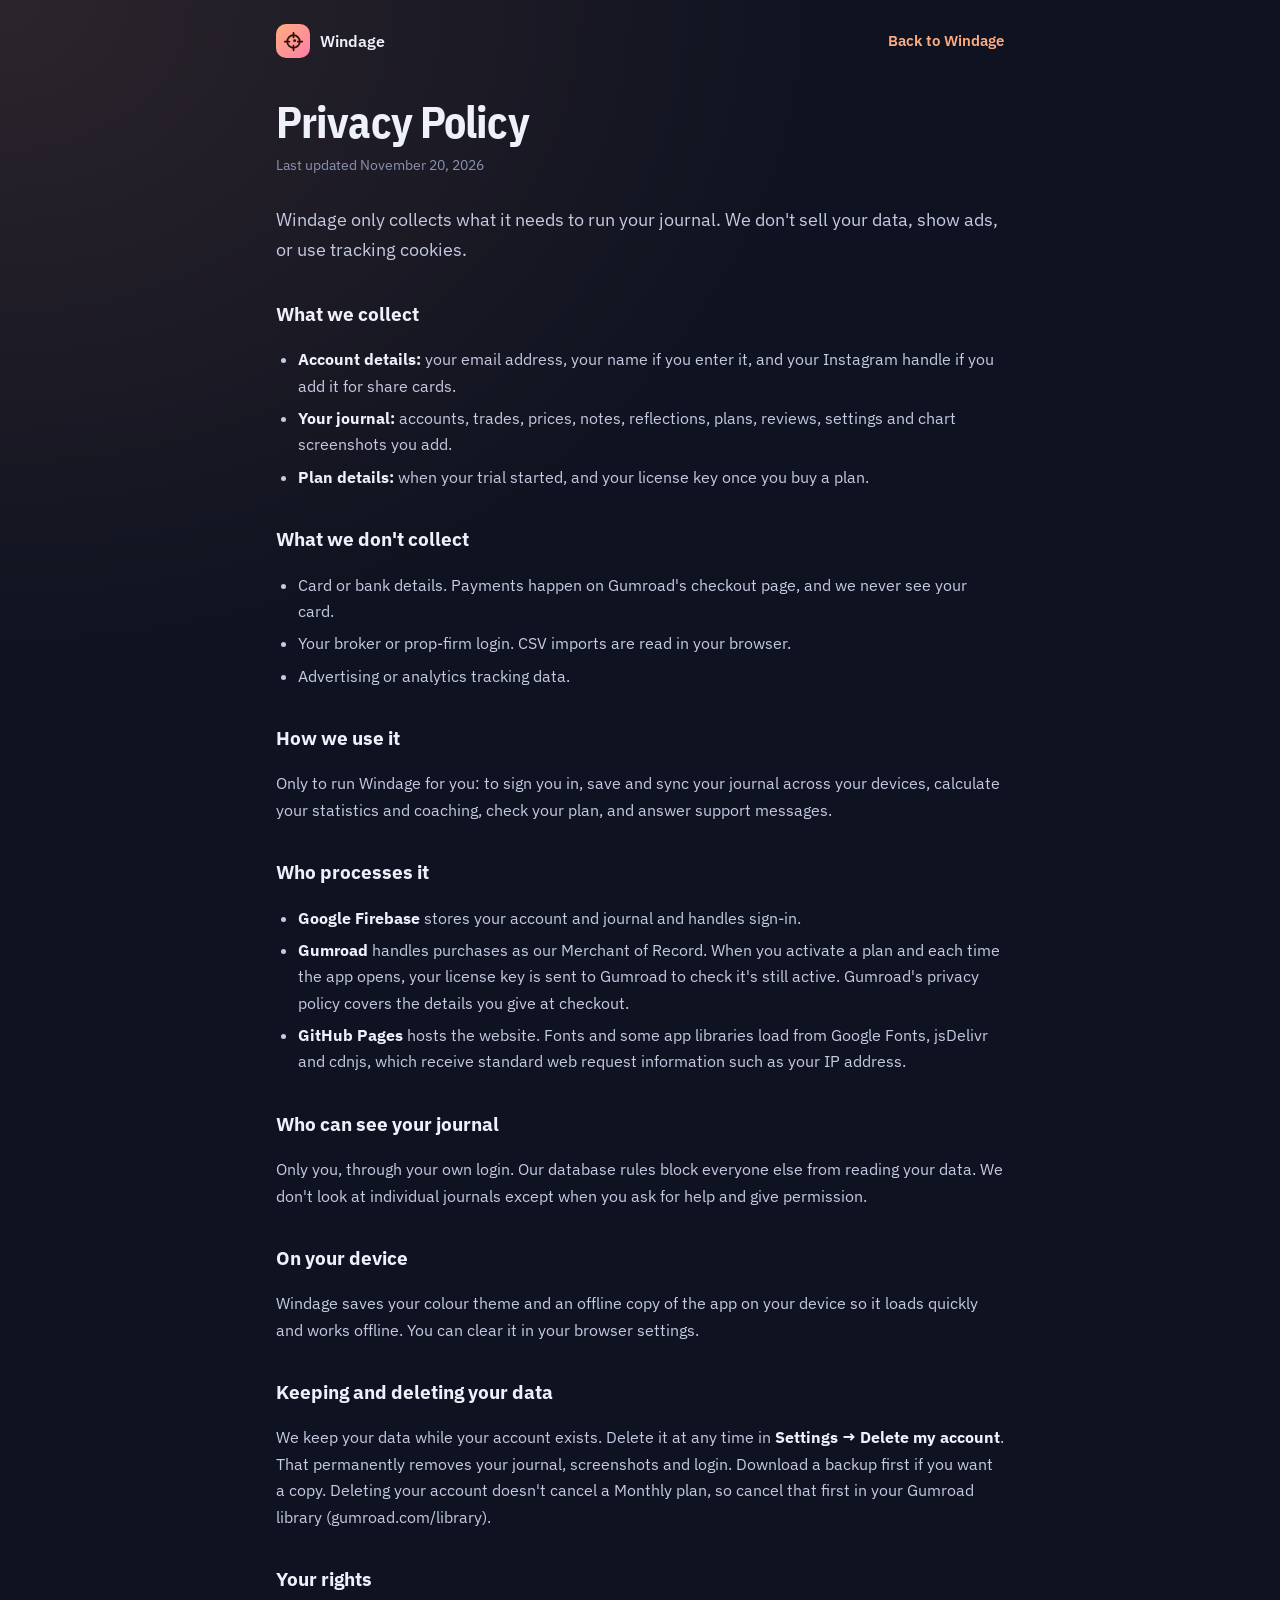
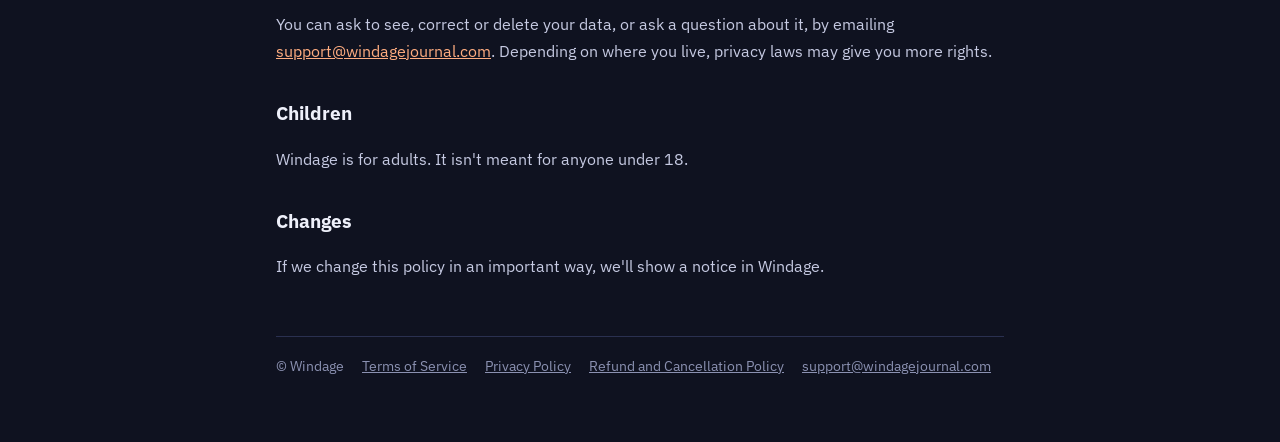
<file: privacy.html>
<!DOCTYPE html>
<html lang="en">
<head>
  <meta charset="UTF-8">
  <meta name="viewport" content="width=device-width, initial-scale=1, viewport-fit=cover">
  <title>Privacy Policy · Windage</title>
  <meta name="description" content="How Windage collects, uses and protects your data.">
  <meta name="theme-color" content="#0f1220">
  <link rel="icon" href="icon-192.png" type="image/png">
  <link rel="preconnect" href="https://fonts.googleapis.com">
  <link rel="preconnect" href="https://fonts.gstatic.com" crossorigin>
  <link href="https://fonts.googleapis.com/css2?family=IBM+Plex+Sans+Condensed:wght@600;700&family=IBM+Plex+Sans:wght@400;500;600&display=swap" rel="stylesheet">
  <style>
    :root { --bg: #0f1220; --surface: #161a2c; --line: #2a3050; --ink: #eef0fa; --ink-2: #c6cae2; --mute: #8b91b1; --accent: #ffad80; --accent-2: #ff7fa6; --accent-ink: #2a1206; color-scheme: dark; }
    * { box-sizing: border-box; }
    body { margin: 0; background: radial-gradient(120% 60% at 0% 0%, color-mix(in srgb, var(--accent) 12%, transparent), transparent 55%), var(--bg); color: var(--ink); font: 400 16px/1.65 'IBM Plex Sans', system-ui, -apple-system, 'Segoe UI', sans-serif; -webkit-font-smoothing: antialiased; }
    .wrap { max-width: 760px; margin: 0 auto; padding: max(24px, env(safe-area-inset-top, 0px)) max(16px, env(safe-area-inset-right, 0px)) 64px max(16px, env(safe-area-inset-left, 0px)); }
    header { display: flex; justify-content: space-between; align-items: center; gap: 12px; margin-bottom: 40px; }
    .brand { display: flex; align-items: center; gap: 10px; color: var(--ink); text-decoration: none; font-weight: 600; }
    .mark { display: inline-grid; place-items: center; width: 34px; height: 34px; border-radius: 10px; background: linear-gradient(135deg, var(--accent), var(--accent-2)); color: var(--accent-ink); }
    .mark svg { width: 21px; height: 21px; }
    .back { color: var(--accent); text-decoration: none; font-weight: 600; font-size: 15px; }
    h1 { font: 700 clamp(32px, 5vw, 44px)/1.1 'IBM Plex Sans Condensed', 'IBM Plex Sans', sans-serif; letter-spacing: -0.02em; margin: 0 0 8px; }
    .updated { color: var(--mute); font-size: 14px; margin: 0 0 28px; }
    .lead { font-size: 18px; color: var(--ink-2); margin-bottom: 8px; }
    h2 { font-size: 19px; margin: 34px 0 8px; }
    p, li { color: var(--ink-2); }
    ul { padding-left: 22px; }
    li { margin: 6px 0; }
    a { color: var(--accent); }
    strong { color: var(--ink); }
    .box { background: var(--surface); border: 1px solid var(--line); border-radius: 14px; padding: 16px 18px; margin: 20px 0; }
    footer { margin-top: 56px; padding-top: 18px; border-top: 1px solid var(--line); display: flex; flex-wrap: wrap; gap: 8px 18px; font-size: 14px; color: var(--mute); }
    footer a { color: var(--mute); }
  </style>
</head>
<body>
  <div class="wrap">
    <header>
      <a class="brand" href="./"><span class="mark"><svg viewBox="0 0 24 24" aria-hidden="true"><circle cx="12" cy="12" r="7.2" fill="none" stroke="currentColor" stroke-width="2"/><path d="M12 2v5.2M12 16.8V22M2 12h5.2M16.8 12H22" stroke="currentColor" stroke-width="2" stroke-linecap="round"/><circle cx="13.3" cy="11" r="1.6" fill="currentColor"/></svg></span>Windage</a>
      <a class="back" href="./">Back to Windage</a>
    </header>
    <main>
      <h1>Privacy Policy</h1>
      <p class="updated">Last updated November 20, 2026</p>
      <p class="lead">Windage only collects what it needs to run your journal. We don't sell your data, show ads, or use tracking cookies.</p>
      <h2>What we collect</h2>
      <ul>
        <li><strong>Account details:</strong> your email address, your name if you enter it, and your Instagram handle if you add it for share cards.</li>
        <li><strong>Your journal:</strong> accounts, trades, prices, notes, reflections, plans, reviews, settings and chart screenshots you add.</li>
        <li><strong>Plan details:</strong> when your trial started, and your license key once you buy a plan.</li>
      </ul>
      <h2>What we don't collect</h2>
      <ul>
        <li>Card or bank details. Payments happen on Gumroad's checkout page, and we never see your card.</li>
        <li>Your broker or prop-firm login. CSV imports are read in your browser.</li>
        <li>Advertising or analytics tracking data.</li>
      </ul>
      <h2>How we use it</h2>
      <p>Only to run Windage for you: to sign you in, save and sync your journal across your devices, calculate your statistics and coaching, check your plan, and answer support messages.</p>
      <h2>Who processes it</h2>
      <ul>
        <li><strong>Google Firebase</strong> stores your account and journal and handles sign-in.</li>
        <li><strong>Gumroad</strong> handles purchases as our Merchant of Record. When you activate a plan and each time the app opens, your license key is sent to Gumroad to check it's still active. Gumroad's privacy policy covers the details you give at checkout.</li>
        <li><strong>GitHub Pages</strong> hosts the website. Fonts and some app libraries load from Google Fonts, jsDelivr and cdnjs, which receive standard web request information such as your IP address.</li>
      </ul>
      <h2>Who can see your journal</h2>
      <p>Only you, through your own login. Our database rules block everyone else from reading your data. We don't look at individual journals except when you ask for help and give permission.</p>
      <h2>On your device</h2>
      <p>Windage saves your colour theme and an offline copy of the app on your device so it loads quickly and works offline. You can clear it in your browser settings.</p>
      <h2>Keeping and deleting your data</h2>
      <p>We keep your data while your account exists. Delete it at any time in <strong>Settings → Delete my account</strong>. That permanently removes your journal, screenshots and login. Download a backup first if you want a copy. Deleting your account doesn't cancel a Monthly plan, so cancel that first in your Gumroad library (gumroad.com/library).</p>
      <h2>Your rights</h2>
      <p>You can ask to see, correct or delete your data, or ask a question about it, by emailing <a href="mailto:support@windagejournal.com">support@windagejournal.com</a>. Depending on where you live, privacy laws may give you more rights.</p>
      <h2>Children</h2>
      <p>Windage is for adults. It isn't meant for anyone under 18.</p>
      <h2>Changes</h2>
      <p>If we change this policy in an important way, we'll show a notice in Windage.</p>
    </main>
    <footer>
      <span>© Windage</span>
      <a href="terms.html">Terms of Service</a>
      <a href="privacy.html">Privacy Policy</a>
      <a href="refunds.html">Refund and Cancellation Policy</a>
      <a href="mailto:support@windagejournal.com">support@windagejournal.com</a>
    </footer>
  </div>
</body>
</html>
</file>
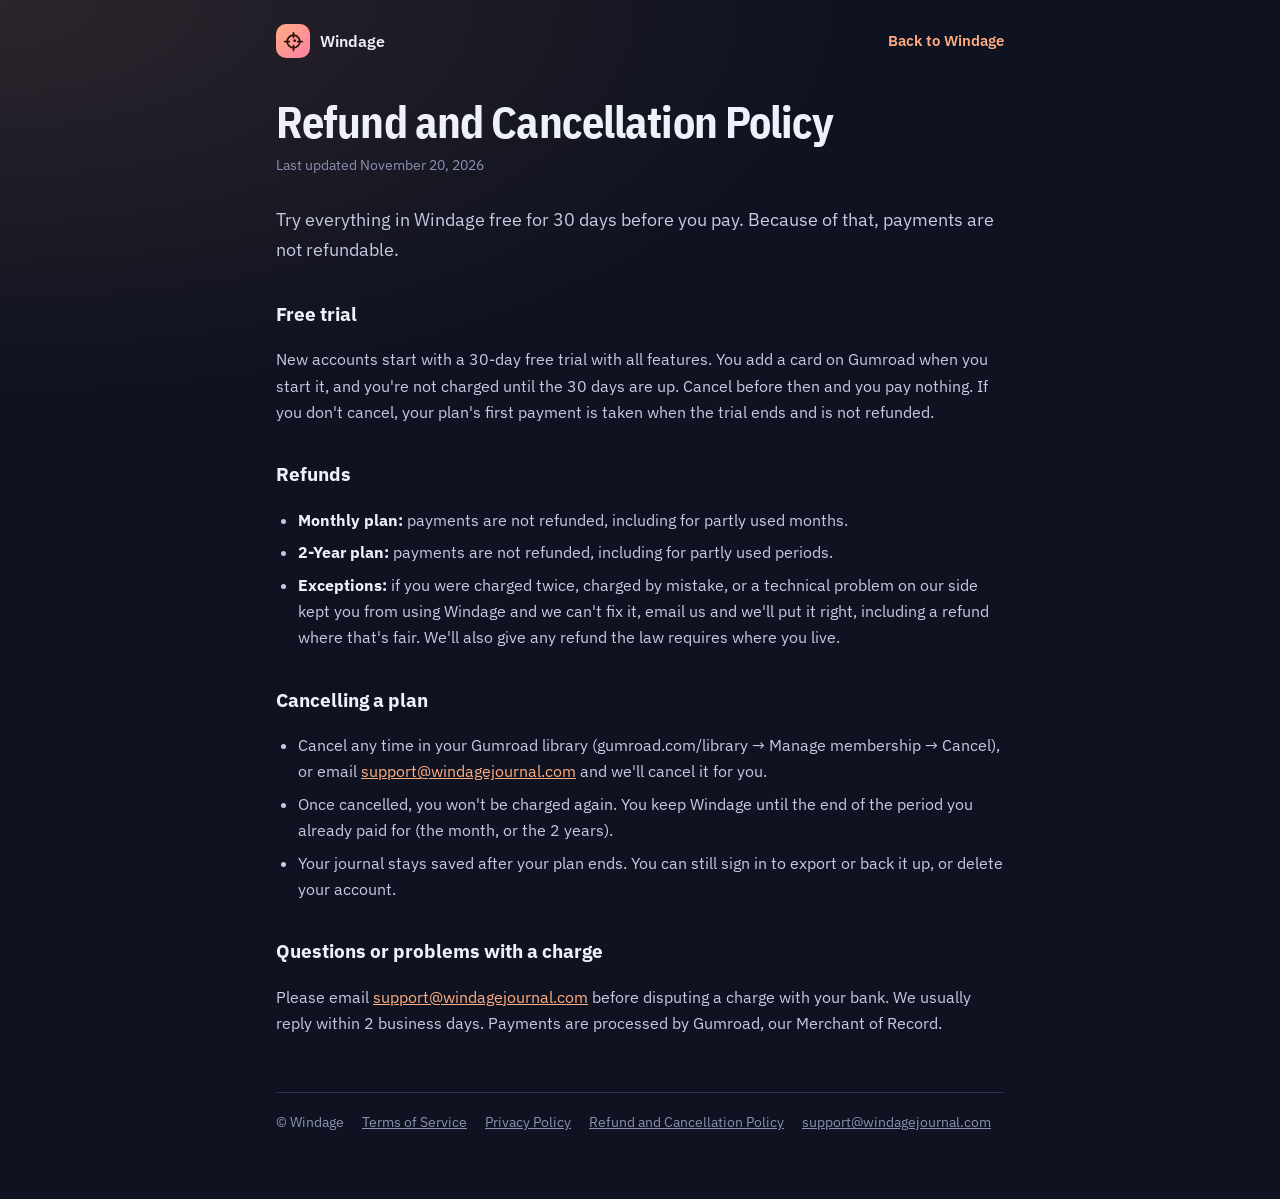
<file: refunds.html>
<!DOCTYPE html>
<html lang="en">
<head>
  <meta charset="UTF-8">
  <meta name="viewport" content="width=device-width, initial-scale=1, viewport-fit=cover">
  <title>Refund and Cancellation Policy · Windage</title>
  <meta name="description" content="Windage refund and cancellation policy: 30-day free trial, then non-refundable plans you can cancel any time.">
  <meta name="theme-color" content="#0f1220">
  <link rel="icon" href="icon-192.png" type="image/png">
  <link rel="preconnect" href="https://fonts.googleapis.com">
  <link rel="preconnect" href="https://fonts.gstatic.com" crossorigin>
  <link href="https://fonts.googleapis.com/css2?family=IBM+Plex+Sans+Condensed:wght@600;700&family=IBM+Plex+Sans:wght@400;500;600&display=swap" rel="stylesheet">
  <style>
    :root { --bg: #0f1220; --surface: #161a2c; --line: #2a3050; --ink: #eef0fa; --ink-2: #c6cae2; --mute: #8b91b1; --accent: #ffad80; --accent-2: #ff7fa6; --accent-ink: #2a1206; color-scheme: dark; }
    * { box-sizing: border-box; }
    body { margin: 0; background: radial-gradient(120% 60% at 0% 0%, color-mix(in srgb, var(--accent) 12%, transparent), transparent 55%), var(--bg); color: var(--ink); font: 400 16px/1.65 'IBM Plex Sans', system-ui, -apple-system, 'Segoe UI', sans-serif; -webkit-font-smoothing: antialiased; }
    .wrap { max-width: 760px; margin: 0 auto; padding: max(24px, env(safe-area-inset-top, 0px)) max(16px, env(safe-area-inset-right, 0px)) 64px max(16px, env(safe-area-inset-left, 0px)); }
    header { display: flex; justify-content: space-between; align-items: center; gap: 12px; margin-bottom: 40px; }
    .brand { display: flex; align-items: center; gap: 10px; color: var(--ink); text-decoration: none; font-weight: 600; }
    .mark { display: inline-grid; place-items: center; width: 34px; height: 34px; border-radius: 10px; background: linear-gradient(135deg, var(--accent), var(--accent-2)); color: var(--accent-ink); }
    .mark svg { width: 21px; height: 21px; }
    .back { color: var(--accent); text-decoration: none; font-weight: 600; font-size: 15px; }
    h1 { font: 700 clamp(32px, 5vw, 44px)/1.1 'IBM Plex Sans Condensed', 'IBM Plex Sans', sans-serif; letter-spacing: -0.02em; margin: 0 0 8px; }
    .updated { color: var(--mute); font-size: 14px; margin: 0 0 28px; }
    .lead { font-size: 18px; color: var(--ink-2); margin-bottom: 8px; }
    h2 { font-size: 19px; margin: 34px 0 8px; }
    p, li { color: var(--ink-2); }
    ul { padding-left: 22px; }
    li { margin: 6px 0; }
    a { color: var(--accent); }
    strong { color: var(--ink); }
    .box { background: var(--surface); border: 1px solid var(--line); border-radius: 14px; padding: 16px 18px; margin: 20px 0; }
    footer { margin-top: 56px; padding-top: 18px; border-top: 1px solid var(--line); display: flex; flex-wrap: wrap; gap: 8px 18px; font-size: 14px; color: var(--mute); }
    footer a { color: var(--mute); }
  </style>
</head>
<body>
  <div class="wrap">
    <header>
      <a class="brand" href="./"><span class="mark"><svg viewBox="0 0 24 24" aria-hidden="true"><circle cx="12" cy="12" r="7.2" fill="none" stroke="currentColor" stroke-width="2"/><path d="M12 2v5.2M12 16.8V22M2 12h5.2M16.8 12H22" stroke="currentColor" stroke-width="2" stroke-linecap="round"/><circle cx="13.3" cy="11" r="1.6" fill="currentColor"/></svg></span>Windage</a>
      <a class="back" href="./">Back to Windage</a>
    </header>
    <main>
      <h1>Refund and Cancellation Policy</h1>
      <p class="updated">Last updated November 20, 2026</p>
      <p class="lead">Try everything in Windage free for 30 days before you pay. Because of that, payments are not refundable.</p>
      <h2>Free trial</h2>
      <p>New accounts start with a 30-day free trial with all features. You add a card on Gumroad when you start it, and you're not charged until the 30 days are up. Cancel before then and you pay nothing. If you don't cancel, your plan's first payment is taken when the trial ends and is not refunded.</p>
      <h2>Refunds</h2>
      <ul>
        <li><strong>Monthly plan:</strong> payments are not refunded, including for partly used months.</li>
        <li><strong>2-Year plan:</strong> payments are not refunded, including for partly used periods.</li>
        <li><strong>Exceptions:</strong> if you were charged twice, charged by mistake, or a technical problem on our side kept you from using Windage and we can't fix it, email us and we'll put it right, including a refund where that's fair. We'll also give any refund the law requires where you live.</li>
      </ul>
      <h2>Cancelling a plan</h2>
      <ul>
        <li>Cancel any time in your Gumroad library (gumroad.com/library → Manage membership → Cancel), or email <a href="mailto:support@windagejournal.com">support@windagejournal.com</a> and we'll cancel it for you.</li>
        <li>Once cancelled, you won't be charged again. You keep Windage until the end of the period you already paid for (the month, or the 2 years).</li>
        <li>Your journal stays saved after your plan ends. You can still sign in to export or back it up, or delete your account.</li>
      </ul>
      <h2>Questions or problems with a charge</h2>
      <p>Please email <a href="mailto:support@windagejournal.com">support@windagejournal.com</a> before disputing a charge with your bank. We usually reply within 2 business days. Payments are processed by Gumroad, our Merchant of Record.</p>
    </main>
    <footer>
      <span>© Windage</span>
      <a href="terms.html">Terms of Service</a>
      <a href="privacy.html">Privacy Policy</a>
      <a href="refunds.html">Refund and Cancellation Policy</a>
      <a href="mailto:support@windagejournal.com">support@windagejournal.com</a>
    </footer>
  </div>
</body>
</html>
</file>
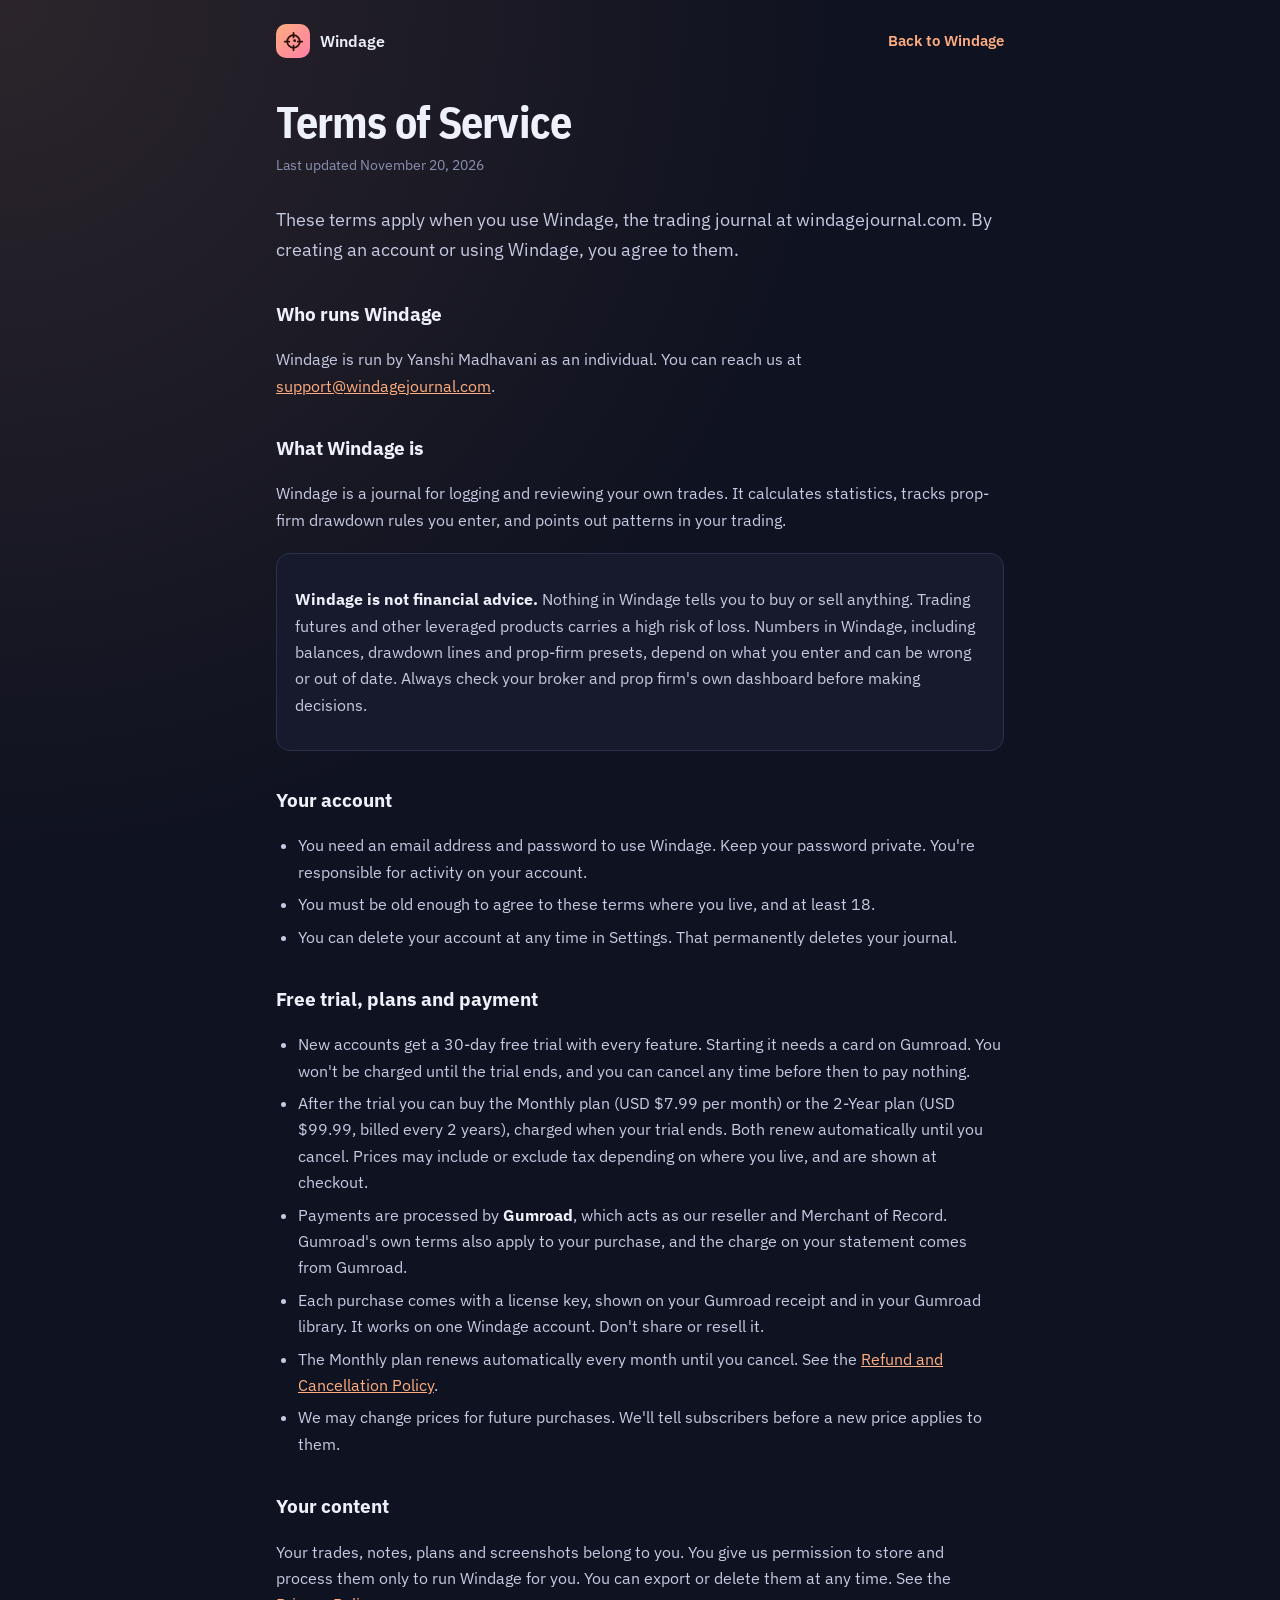
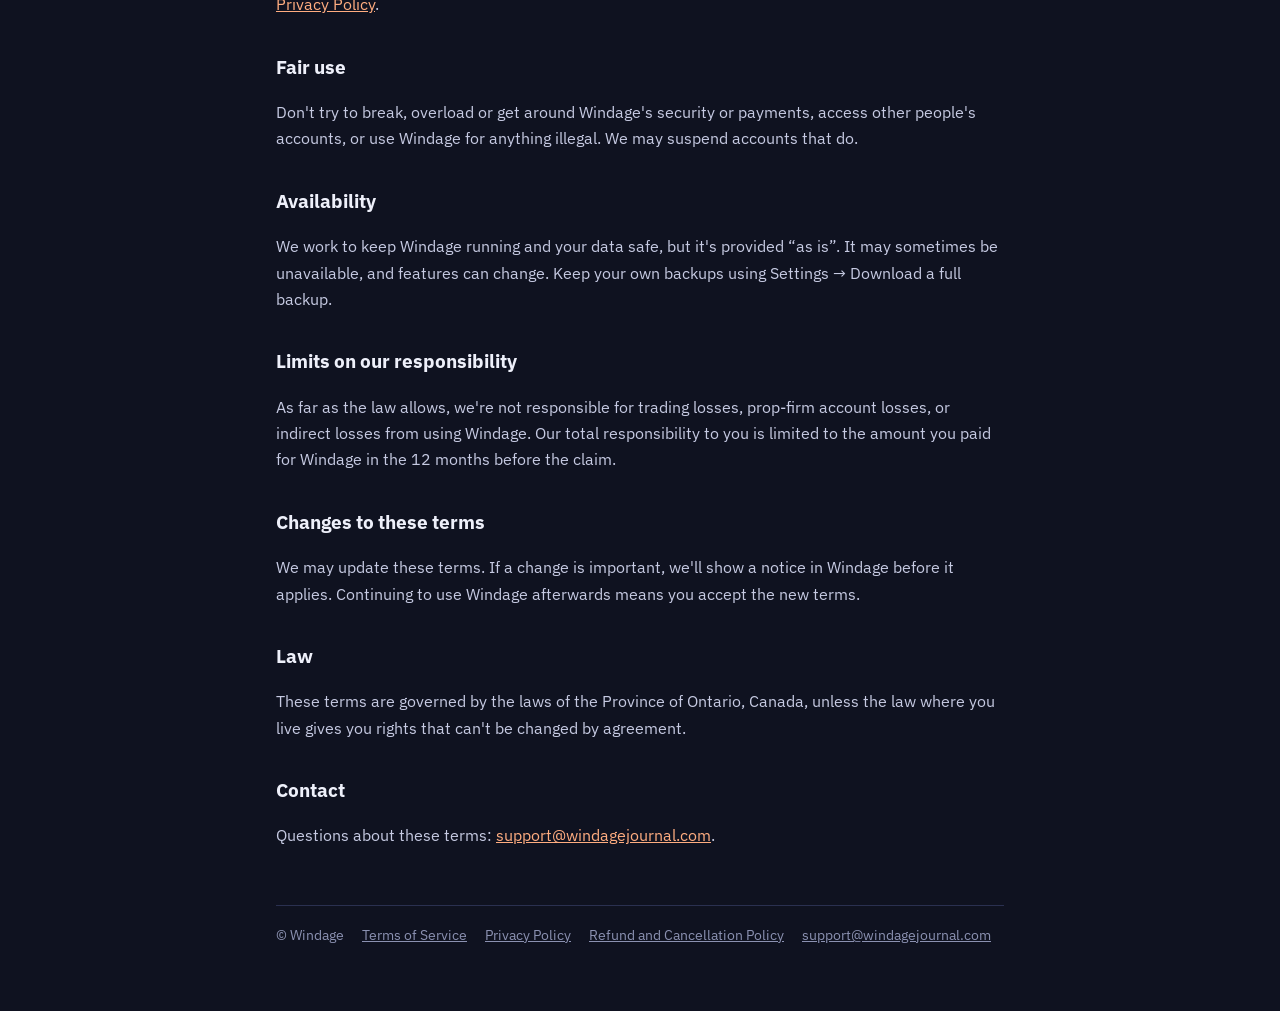
<file: terms.html>
<!DOCTYPE html>
<html lang="en">
<head>
  <meta charset="UTF-8">
  <meta name="viewport" content="width=device-width, initial-scale=1, viewport-fit=cover">
  <title>Terms of Service · Windage</title>
  <meta name="description" content="Terms of Service for Windage, the trading journal for ICT and prop-firm traders.">
  <meta name="theme-color" content="#0f1220">
  <link rel="icon" href="icon-192.png" type="image/png">
  <link rel="preconnect" href="https://fonts.googleapis.com">
  <link rel="preconnect" href="https://fonts.gstatic.com" crossorigin>
  <link href="https://fonts.googleapis.com/css2?family=IBM+Plex+Sans+Condensed:wght@600;700&family=IBM+Plex+Sans:wght@400;500;600&display=swap" rel="stylesheet">
  <style>
    :root { --bg: #0f1220; --surface: #161a2c; --line: #2a3050; --ink: #eef0fa; --ink-2: #c6cae2; --mute: #8b91b1; --accent: #ffad80; --accent-2: #ff7fa6; --accent-ink: #2a1206; color-scheme: dark; }
    * { box-sizing: border-box; }
    body { margin: 0; background: radial-gradient(120% 60% at 0% 0%, color-mix(in srgb, var(--accent) 12%, transparent), transparent 55%), var(--bg); color: var(--ink); font: 400 16px/1.65 'IBM Plex Sans', system-ui, -apple-system, 'Segoe UI', sans-serif; -webkit-font-smoothing: antialiased; }
    .wrap { max-width: 760px; margin: 0 auto; padding: max(24px, env(safe-area-inset-top, 0px)) max(16px, env(safe-area-inset-right, 0px)) 64px max(16px, env(safe-area-inset-left, 0px)); }
    header { display: flex; justify-content: space-between; align-items: center; gap: 12px; margin-bottom: 40px; }
    .brand { display: flex; align-items: center; gap: 10px; color: var(--ink); text-decoration: none; font-weight: 600; }
    .mark { display: inline-grid; place-items: center; width: 34px; height: 34px; border-radius: 10px; background: linear-gradient(135deg, var(--accent), var(--accent-2)); color: var(--accent-ink); }
    .mark svg { width: 21px; height: 21px; }
    .back { color: var(--accent); text-decoration: none; font-weight: 600; font-size: 15px; }
    h1 { font: 700 clamp(32px, 5vw, 44px)/1.1 'IBM Plex Sans Condensed', 'IBM Plex Sans', sans-serif; letter-spacing: -0.02em; margin: 0 0 8px; }
    .updated { color: var(--mute); font-size: 14px; margin: 0 0 28px; }
    .lead { font-size: 18px; color: var(--ink-2); margin-bottom: 8px; }
    h2 { font-size: 19px; margin: 34px 0 8px; }
    p, li { color: var(--ink-2); }
    ul { padding-left: 22px; }
    li { margin: 6px 0; }
    a { color: var(--accent); }
    strong { color: var(--ink); }
    .box { background: var(--surface); border: 1px solid var(--line); border-radius: 14px; padding: 16px 18px; margin: 20px 0; }
    footer { margin-top: 56px; padding-top: 18px; border-top: 1px solid var(--line); display: flex; flex-wrap: wrap; gap: 8px 18px; font-size: 14px; color: var(--mute); }
    footer a { color: var(--mute); }
  </style>
</head>
<body>
  <div class="wrap">
    <header>
      <a class="brand" href="./"><span class="mark"><svg viewBox="0 0 24 24" aria-hidden="true"><circle cx="12" cy="12" r="7.2" fill="none" stroke="currentColor" stroke-width="2"/><path d="M12 2v5.2M12 16.8V22M2 12h5.2M16.8 12H22" stroke="currentColor" stroke-width="2" stroke-linecap="round"/><circle cx="13.3" cy="11" r="1.6" fill="currentColor"/></svg></span>Windage</a>
      <a class="back" href="./">Back to Windage</a>
    </header>
    <main>
      <h1>Terms of Service</h1>
      <p class="updated">Last updated November 20, 2026</p>
      <p class="lead">These terms apply when you use Windage, the trading journal at windagejournal.com. By creating an account or using Windage, you agree to them.</p>
      <h2>Who runs Windage</h2>
      <p>Windage is run by Yanshi Madhavani as an individual. You can reach us at <a href="mailto:support@windagejournal.com">support@windagejournal.com</a>.</p>
      <h2>What Windage is</h2>
      <p>Windage is a journal for logging and reviewing your own trades. It calculates statistics, tracks prop-firm drawdown rules you enter, and points out patterns in your trading.</p>
      <div class="box"><p><strong>Windage is not financial advice.</strong> Nothing in Windage tells you to buy or sell anything. Trading futures and other leveraged products carries a high risk of loss. Numbers in Windage, including balances, drawdown lines and prop-firm presets, depend on what you enter and can be wrong or out of date. Always check your broker and prop firm's own dashboard before making decisions.</p></div>
      <h2>Your account</h2>
      <ul>
        <li>You need an email address and password to use Windage. Keep your password private. You're responsible for activity on your account.</li>
        <li>You must be old enough to agree to these terms where you live, and at least 18.</li>
        <li>You can delete your account at any time in Settings. That permanently deletes your journal.</li>
      </ul>
      <h2>Free trial, plans and payment</h2>
      <ul>
        <li>New accounts get a 30-day free trial with every feature. Starting it needs a card on Gumroad. You won't be charged until the trial ends, and you can cancel any time before then to pay nothing.</li>
        <li>After the trial you can buy the Monthly plan (USD $7.99 per month) or the 2-Year plan (USD $99.99, billed every 2 years), charged when your trial ends. Both renew automatically until you cancel. Prices may include or exclude tax depending on where you live, and are shown at checkout.</li>
        <li>Payments are processed by <strong>Gumroad</strong>, which acts as our reseller and Merchant of Record. Gumroad's own terms also apply to your purchase, and the charge on your statement comes from Gumroad.</li>
        <li>Each purchase comes with a license key, shown on your Gumroad receipt and in your Gumroad library. It works on one Windage account. Don't share or resell it.</li>
        <li>The Monthly plan renews automatically every month until you cancel. See the <a href="refunds.html">Refund and Cancellation Policy</a>.</li>
        <li>We may change prices for future purchases. We'll tell subscribers before a new price applies to them.</li>
      </ul>
      <h2>Your content</h2>
      <p>Your trades, notes, plans and screenshots belong to you. You give us permission to store and process them only to run Windage for you. You can export or delete them at any time. See the <a href="privacy.html">Privacy Policy</a>.</p>
      <h2>Fair use</h2>
      <p>Don't try to break, overload or get around Windage's security or payments, access other people's accounts, or use Windage for anything illegal. We may suspend accounts that do.</p>
      <h2>Availability</h2>
      <p>We work to keep Windage running and your data safe, but it's provided “as is”. It may sometimes be unavailable, and features can change. Keep your own backups using Settings → Download a full backup.</p>
      <h2>Limits on our responsibility</h2>
      <p>As far as the law allows, we're not responsible for trading losses, prop-firm account losses, or indirect losses from using Windage. Our total responsibility to you is limited to the amount you paid for Windage in the 12 months before the claim.</p>
      <h2>Changes to these terms</h2>
      <p>We may update these terms. If a change is important, we'll show a notice in Windage before it applies. Continuing to use Windage afterwards means you accept the new terms.</p>
      <h2>Law</h2>
      <p>These terms are governed by the laws of the Province of Ontario, Canada, unless the law where you live gives you rights that can't be changed by agreement.</p>
      <h2>Contact</h2>
      <p>Questions about these terms: <a href="mailto:support@windagejournal.com">support@windagejournal.com</a>.</p>
    </main>
    <footer>
      <span>© Windage</span>
      <a href="terms.html">Terms of Service</a>
      <a href="privacy.html">Privacy Policy</a>
      <a href="refunds.html">Refund and Cancellation Policy</a>
      <a href="mailto:support@windagejournal.com">support@windagejournal.com</a>
    </footer>
  </div>
</body>
</html>
</file>
